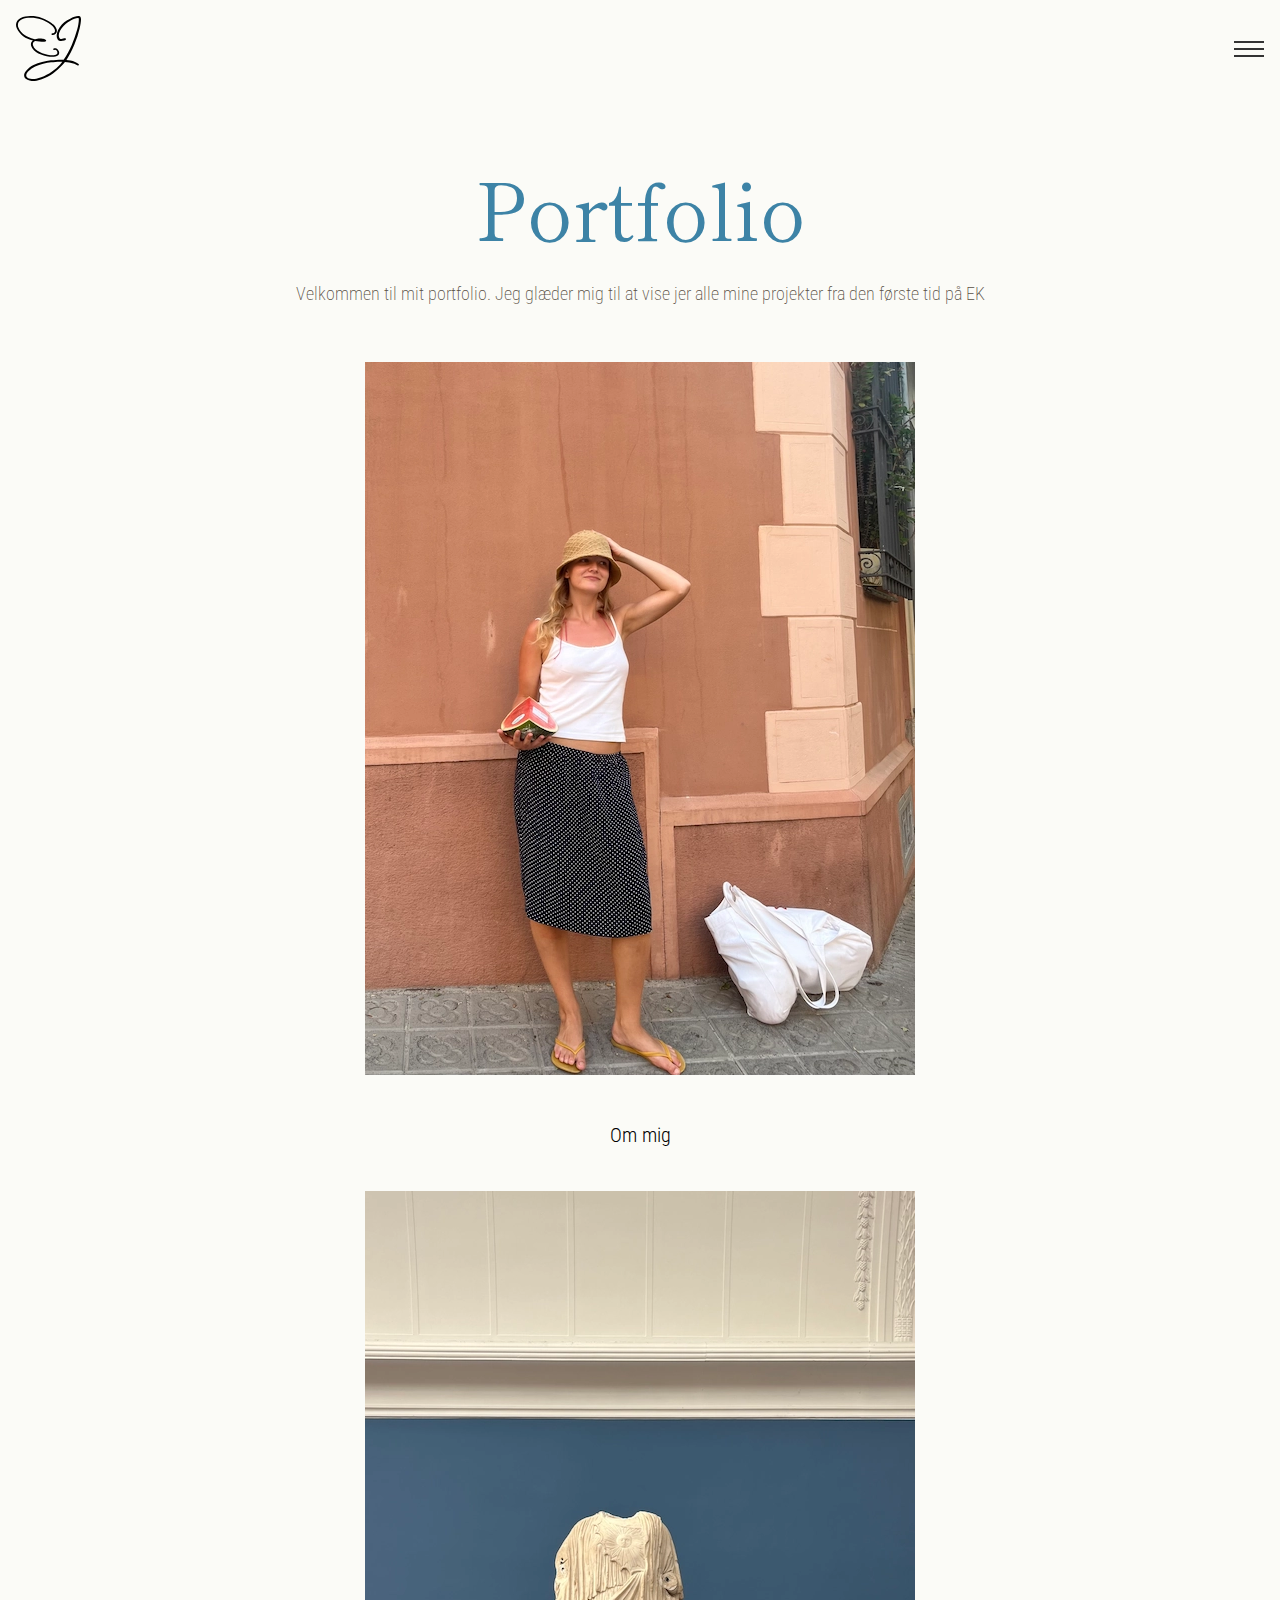
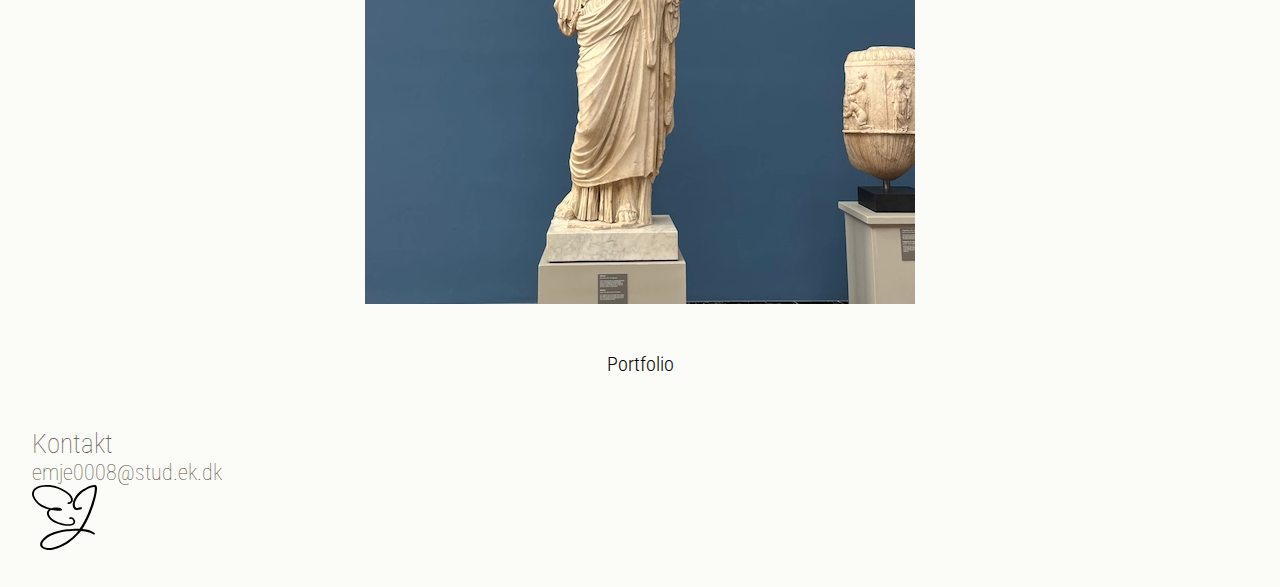
<file: index.html>
<!DOCTYPE html>
<html lang="da">
  <head>
    <meta charset="UTF-8" />
    <meta name="robots" content="noindex" />
    <meta name="viewport" content="width=device-width, initial-scale=1.0" />
    <link rel="stylesheet" href="css/generel.css" />
    <link rel="stylesheet" href="css/layout.css" />
    <link rel="stylesheet" href="css/burger.css" />
    <link rel="stylesheet" href="css/index.css" />
    <link rel="preconnect" href="https://fonts.googleapis.com" />
    <link rel="preconnect" href="https://fonts.gstatic.com" crossorigin />
    <link
      href="https://fonts.googleapis.com/css2?family=Roboto+Condensed:ital,wght@0,100..900;1,100..900&display=swap"
      rel="stylesheet"
    />
    <link rel="preconnect" href="https://fonts.googleapis.com" />
    <link rel="preconnect" href="https://fonts.gstatic.com" crossorigin />
    <link
      href="https://fonts.googleapis.com/css2?family=Shippori+Mincho&display=swap"
      rel="stylesheet"
    />
    <title>Forside</title>
  </head>
  <body>
    <header>
      <div class="logo">
        <a href="index.html">
          <img src="img_portfolio/logo65.svg" alt="Logo" />
        </a>
      </div>
      <nav>
        <ul class="menu">
          <li><a href="ommig.html">Om mig</a></li>
          <li><a href="portfolio.html">Portfolio</a></li>
          <li><a href="kontakt.html">Kontakt</a></li>
        </ul>
        <button class="burger">
          <span class="line"></span>
          <span class="line"></span>
          <span class="line"></span>
        </button>
      </nav>
    </header>
    <main>
      <section>
        <div class="overskrift">
          <h1>Portfolio</h1>
        </div>
        <div class="velkommen">
          <p>
            Velkommen til mit portfolio. Jeg glæder mig til at vise jer alle
            mine projekter fra den første tid på EK
          </p>
        </div>
      </section>
      <section class="grid_1_1">
        <div class="forside-decor">
          <a href="ommig.html"
            ><img src="img_portfolio/forside_1.webp" alt="ommig"
          /></a>
          <a href="ommig.html">Om mig</a>
        </div>
        <div class="forside-decor">
          <a href="portfolio.html"
            ><img src="img_portfolio/forside_2.webp" alt="portfolio"
          /></a>
          <a href="portfolio.html">Portfolio</a>
        </div>
      </section>
    </main>

    <footer>
      <section class="grid_111">
        <div>
          <h2>Kontakt</h2>
          <h3>emje0008@stud.ek.dk</h3>
        </div>
        <div>
          <a href="/">
            <img src="img_portfolio/logo65.svg" alt="Logo" />
          </a>
        </div>
      </section>
    </footer>
    <script src="js/menu.js"></script>
  </body>
</html>
</file>
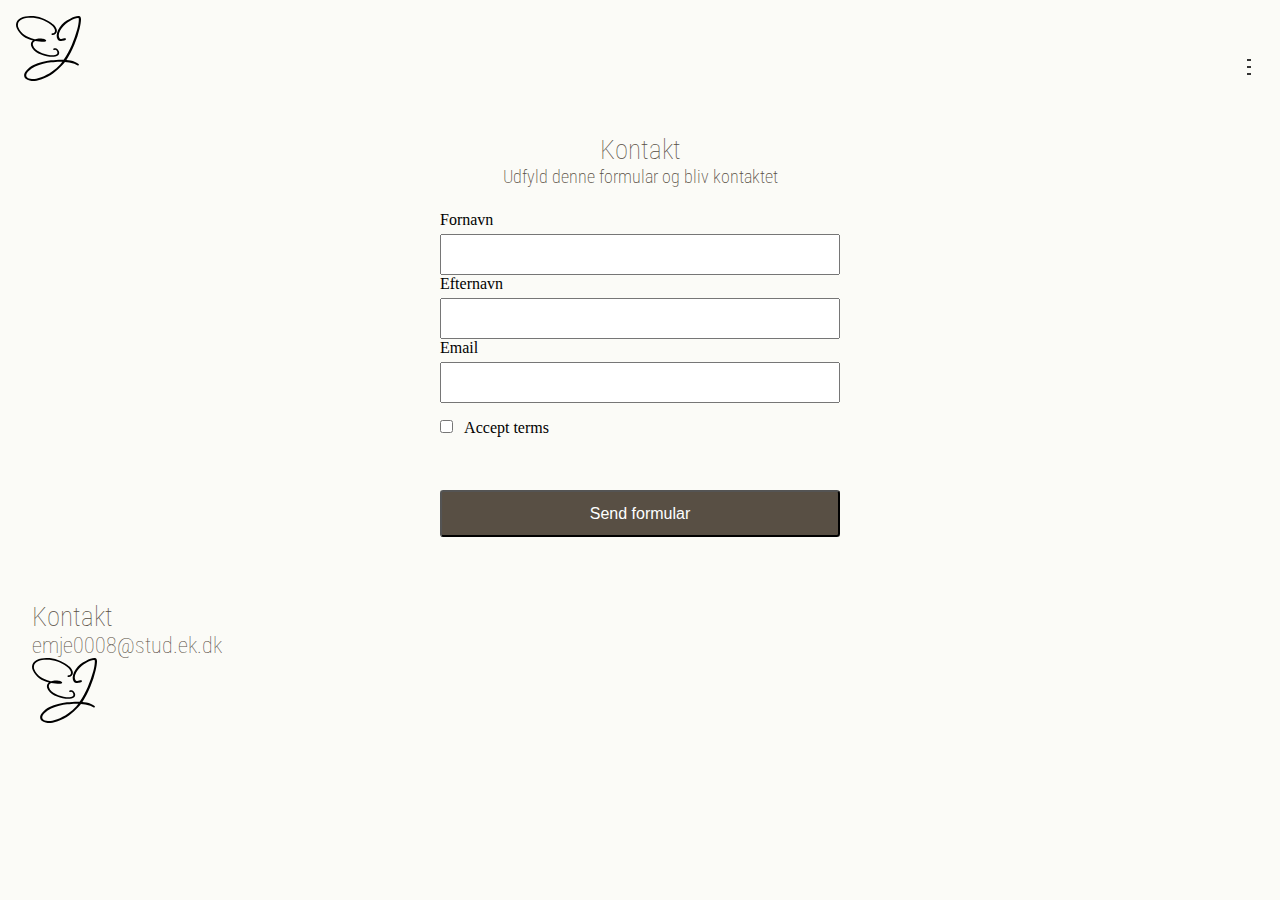
<file: kontakt.html>
<!DOCTYPE html>
<html lang="da">
  <head>
    <meta charset="UTF-8" />
    <meta name="robots" content="noindex" />
    <meta name="viewport" content="width=device-width, initial-scale=1.0" />
    <link rel="stylesheet" href="css/generel.css" />
    <link rel="stylesheet" href="css/layout.css" />
    <link rel="stylesheet" href="css/burger.css" />
    <link rel="stylesheet" href="css/forms.css" />
    <link rel="preconnect" href="https://fonts.googleapis.com" />
    <link rel="preconnect" href="https://fonts.gstatic.com" crossorigin />
    <link
      href="https://fonts.googleapis.com/css2?family=Roboto+Condensed:ital,wght@0,100..900;1,100..900&display=swap"
      rel="stylesheet"
    />
    <title>Kontakt</title>
  </head>
  <body>
    <header>
      <div class="logo">
        <a href="index.html">
          <img src="img_portfolio/logo65.svg" alt="Logo" />
        </a>
      </div>
      <nav>
        <ul class="menu">
          <li><a href="ommig.html">Om mig</a></li>
          <li><a href="portfolio.html">Portfolio</a></li>
          <li><a href="kontakt.html">Kontakt</a></li>
        </ul>
        <button class="burger">
          <span class="line"></span>
          <span class="line"></span>
          <span class="line"></span>
        </button>
      </nav>
    </header>

    <main>
      <section id="form-section">
        <article id="form-info">
          <h2>Kontakt</h2>
          <p>Udfyld denne formular og bliv kontaktet</p>
        </article>
        <form>
          <section id="form-section-1">
            <div class="form-group">
              <label for="fornavn">Fornavn</label>
              <input required type="text" id="fornavn" name="fornavn" />
              <p class="error-message">Please enter a value</p>
            </div>

            <div class="form-group">
              <label for="efternavn">Efternavn</label>
              <input required type="text" id="efternavn" name="efternavn" />
              <p class="error-message">Please enter a value</p>
            </div>

            <div class="form-group">
              <label for="email">Email</label>
              <input required type="email" id="email" name="email" />
              <p class="error-message">Please enter a value</p>
            </div>
          </section>

          <p class="error-message">Please enter a value</p>
          <div class="form-group">
            <label for="terms">
              <input
                required
                type="checkbox"
                id="terms"
                name="accept_terms"
                value="yes"
              />
              Accept terms
            </label>
          </div>

          <h2></h2>

          <button>Send formular</button>
        </form>
      </section>
    </main>
    <footer>
      <section class="grid_111">
        <div>
          <h2>Kontakt</h2>
          <h3>emje0008@stud.ek.dk</h3>
        </div>
        <div>
          <a href="/">
            <img src="img_portfolio/logo65.svg" alt="Logo" />
          </a>
        </div>
      </section>
    </footer>
    <script src="js/menu.js"></script>
    <script src="js/forms.js"></script>
  </body>
</html>
</file>
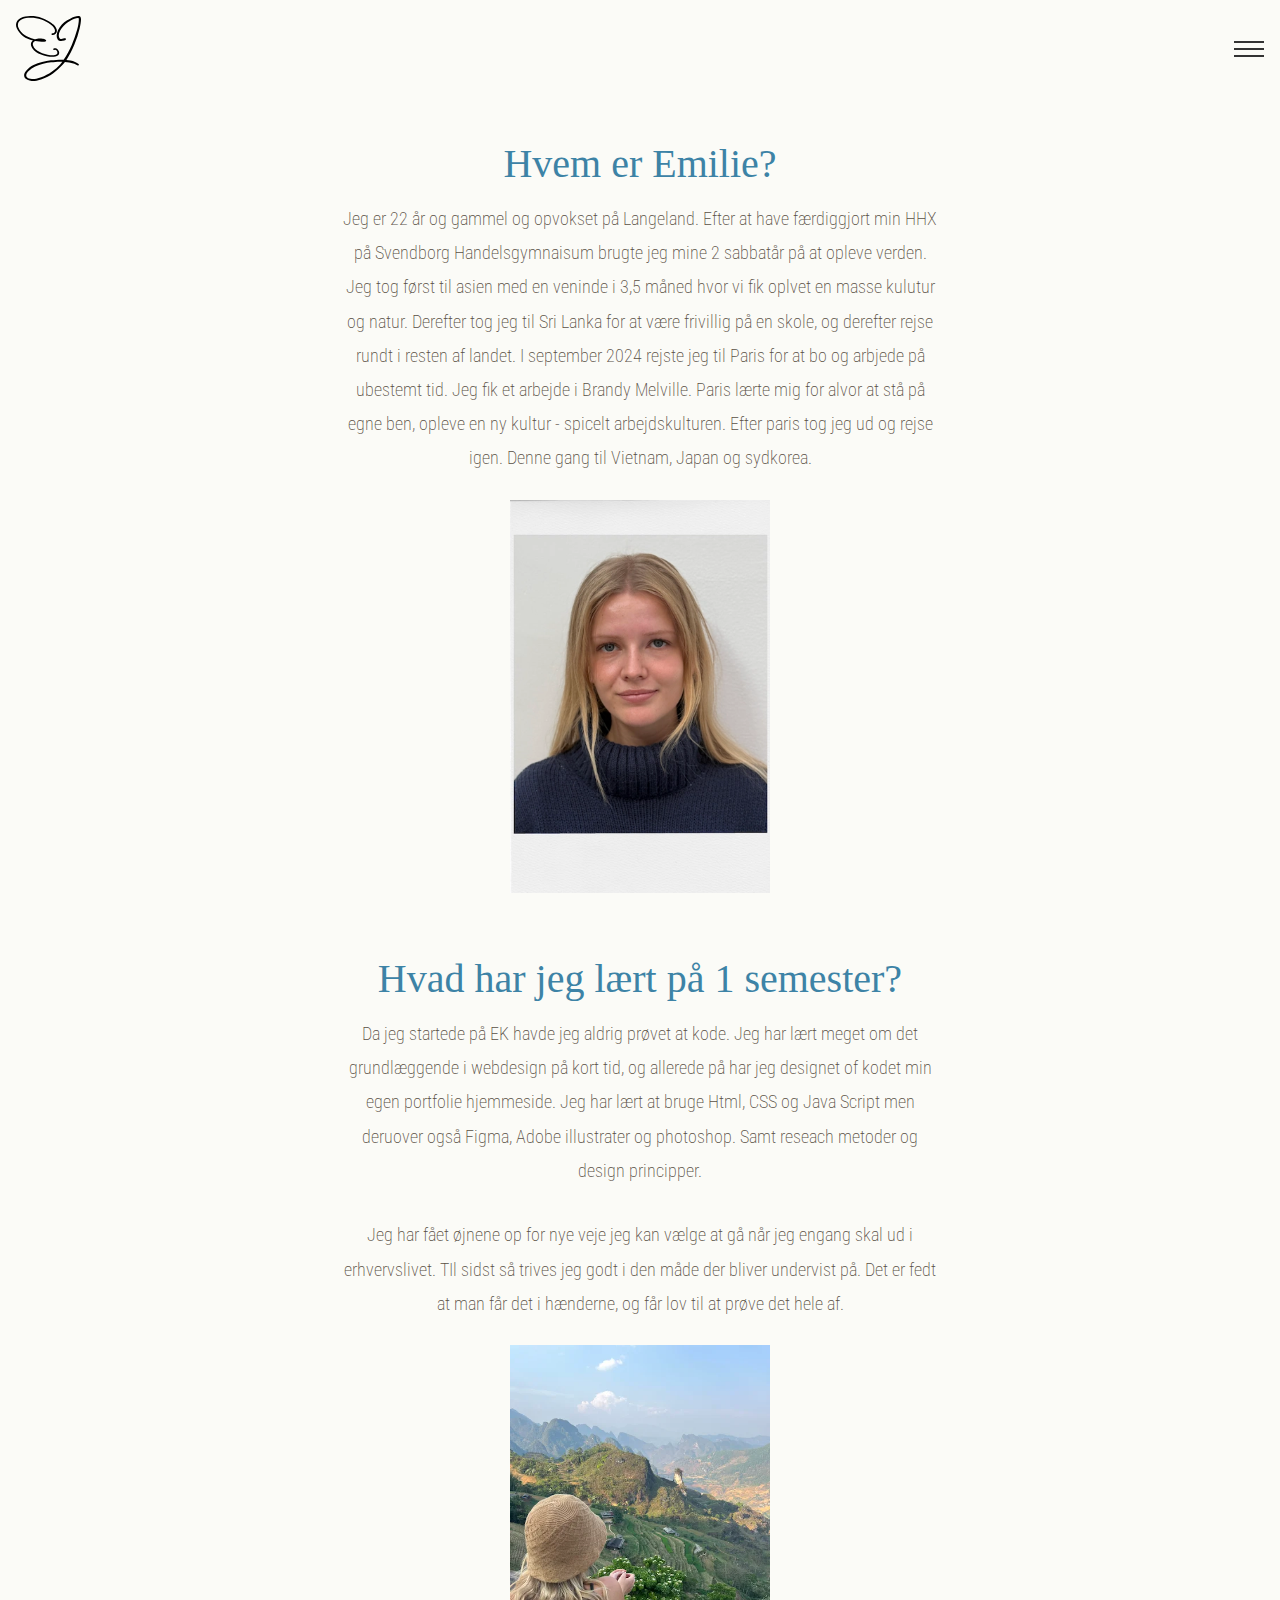
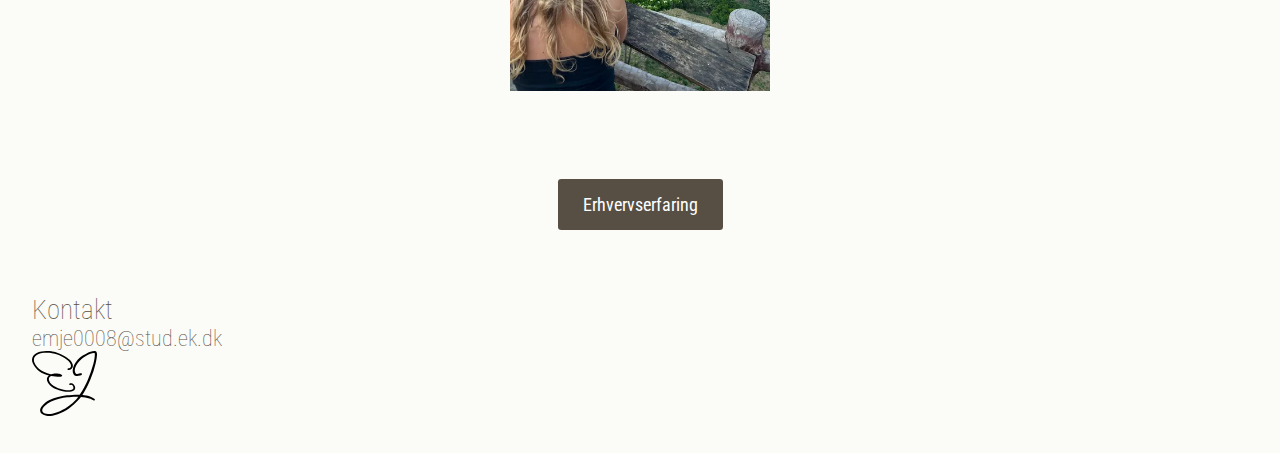
<file: ommig.html>
<!DOCTYPE html>
<html lang="da">
  <head>
    <meta charset="UTF-8" />
    <meta name="robots" content="noindex" />
    <meta name="viewport" content="width=device-width, initial-scale=1.0" />
    <link rel="stylesheet" href="css/generel.css" />
    <link rel="stylesheet" href="css/layout.css" />
    <link rel="stylesheet" href="css/burger.css" />
    <link rel="stylesheet" href="css/ommig.css" />
    <link rel="preconnect" href="https://fonts.googleapis.com" />
    <link rel="preconnect" href="https://fonts.gstatic.com" crossorigin />
    <link
      href="https://fonts.googleapis.com/css2?family=Roboto+Condensed:ital,wght@0,100..900;1,100..900&display=swap"
      rel="stylesheet"
    />
    <link rel="apple-touch-icon" sizes="180x180" href="apple-touch-icon.png" />
    <link rel="icon" type="image/png" sizes="32x32" href="favicon-32x32.png" />
    <link rel="icon" type="image/png" sizes="16x16" href="favicon-16x16.png" />
    <link rel="manifest" href="site.webmanifest" />

    <title>Om mig</title>
  </head>
  <body>
    <header>
      <div class="logo">
        <a href="index.html">
          <img src="img_portfolio/logo65.svg" alt="Logo" />
        </a>
      </div>
      <nav>
        <ul class="menu">
          <li><a href="ommig.html">Om mig</a></li>
          <li><a href="portfolio.html">Portfolio</a></li>
          <li><a href="kontakt.html">Kontakt</a></li>
        </ul>
        <button class="burger">
          <span class="line"></span>
          <span class="line"></span>
          <span class="line"></span>
        </button>
      </nav>
    </header>
    <main>
      <section class="om_mig1">
        <div>
          <h1>Hvem er Emilie?</h1>
          <p>
            Jeg er 22 år og gammel og opvokset på Langeland. Efter at have
            færdiggjort min HHX på Svendborg Handelsgymnaisum brugte jeg mine 2
            sabbatår på at opleve verden. Jeg tog først til asien med en veninde
            i 3,5 måned hvor vi fik oplvet en masse kulutur og natur. Derefter
            tog jeg til Sri Lanka for at være frivillig på en skole, og derefter
            rejse rundt i resten af landet. I september 2024 rejste jeg til
            Paris for at bo og arbjede på ubestemt tid. Jeg fik et arbejde i
            Brandy Melville. Paris lærte mig for alvor at stå på egne ben,
            opleve en ny kultur - spicelt arbejdskulturen. Efter paris tog jeg
            ud og rejse igen. Denne gang til Vietnam, Japan og sydkorea.
          </p>
        </div>
        <img src="img_portfolio/ommig.webp" alt="billede_af_mig" />
      </section>

      <section class="om_mig2">
        <div>
          <h1>Hvad har jeg lært på 1 semester?</h1>
          <p>
            Da jeg startede på EK havde jeg aldrig prøvet at kode. Jeg har lært
            meget om det grundlæggende i webdesign på kort tid, og allerede på
            har jeg designet of kodet min egen portfolie hjemmeside. Jeg har
            lært at bruge Html, CSS og Java Script men deruover også Figma,
            Adobe illustrater og photoshop. Samt reseach metoder og design
            principper.
          </p>
          <br />
          <p>
            Jeg har fået øjnene op for nye veje jeg kan vælge at gå når jeg
            engang skal ud i erhvervslivet. TIl sidst så trives jeg godt i den
            måde der bliver undervist på. Det er fedt at man får det i hænderne,
            og får lov til at prøve det hele af.
          </p>
        </div>
        <img src="img_portfolio/ommig2.webp" alt="billede_af_mig2" />
      </section>

      <section class="popup">
        <button class="knap2" popovertarget="popup1">Erhvervserfaring</button>
        <div popover id="popup1">
          <img src="img_portfolio/cv2.webp" alt="cv" />
        </div>
      </section>
    </main>
    <footer>
      <section class="grid_111">
        <div>
          <h2>Kontakt</h2>
          <h3>emje0008@stud.ek.dk</h3>
        </div>
        <div>
          <a href="/">
            <img class="svg" src="img_portfolio/logo65.svg" alt="Logo" />
          </a>
        </div>
      </section>
    </footer>
    <script src="js/menu.js"></script>
  </body>
</html>
</file>
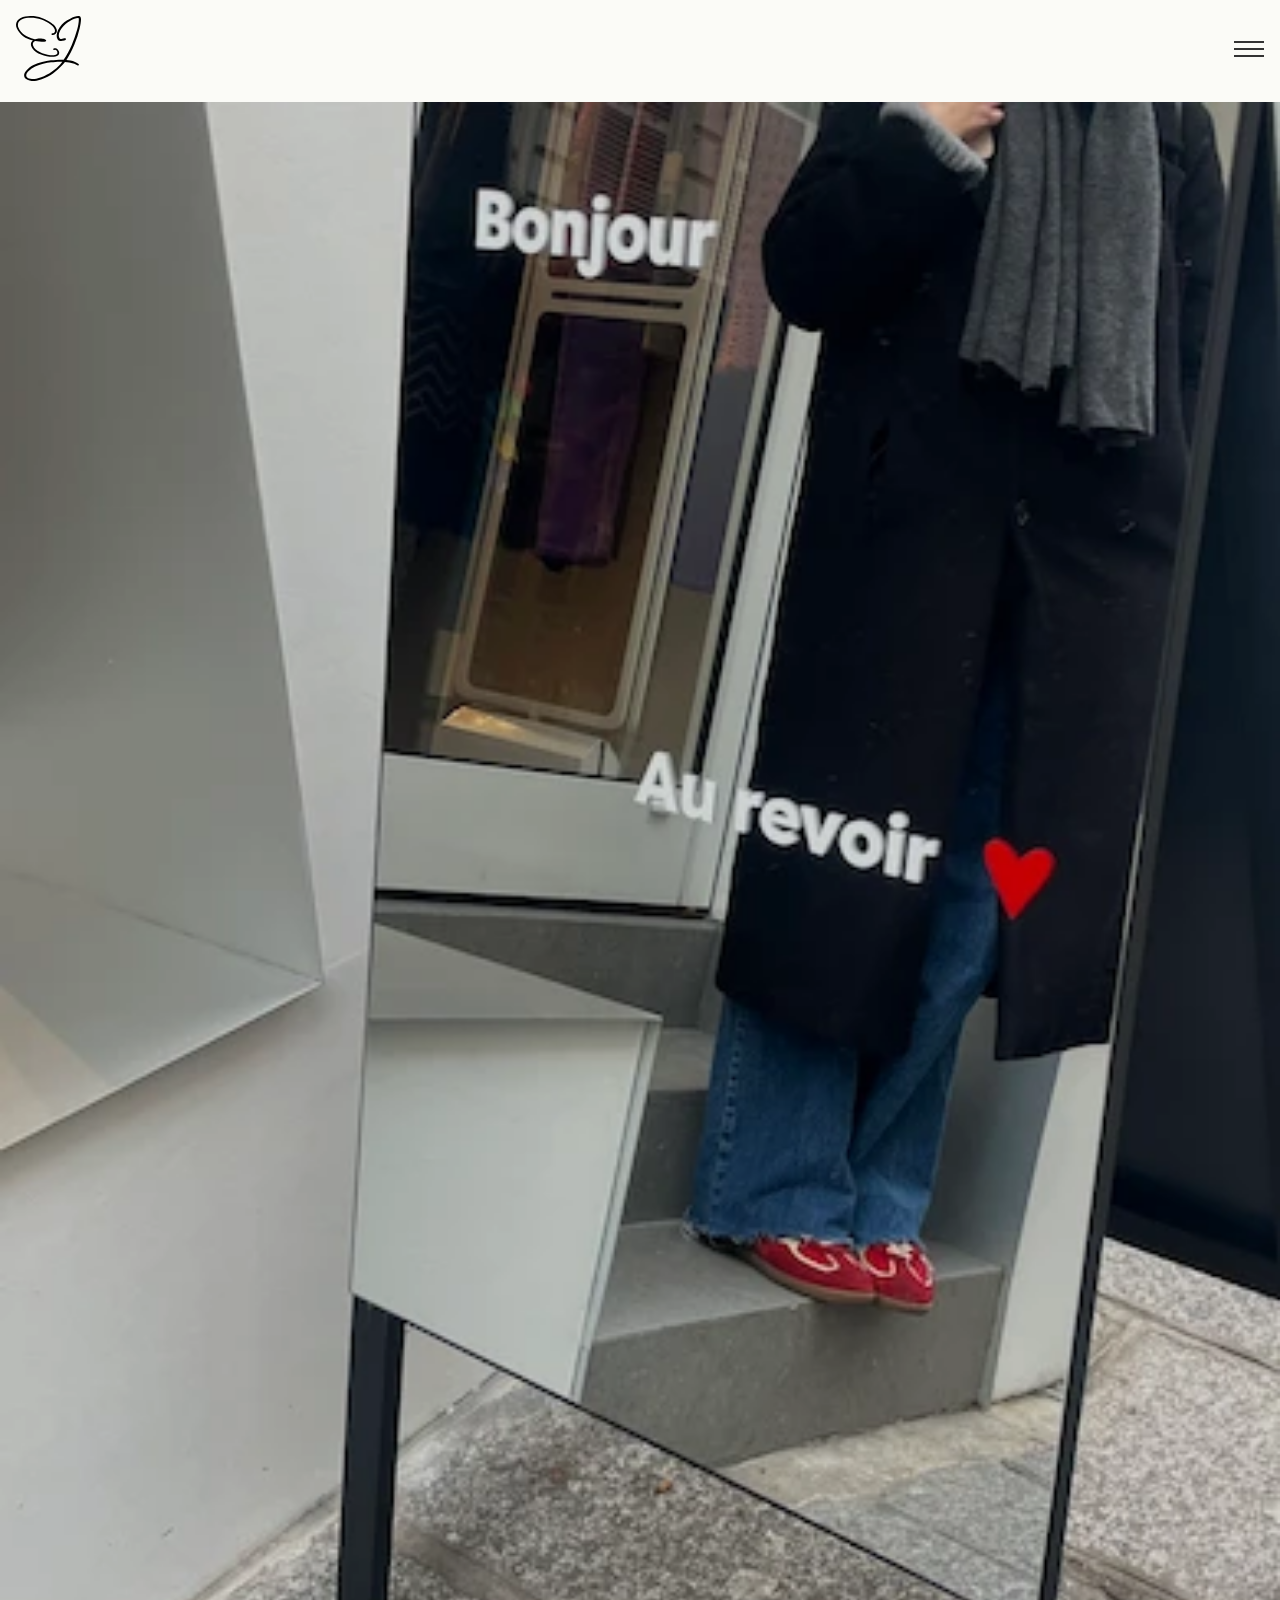
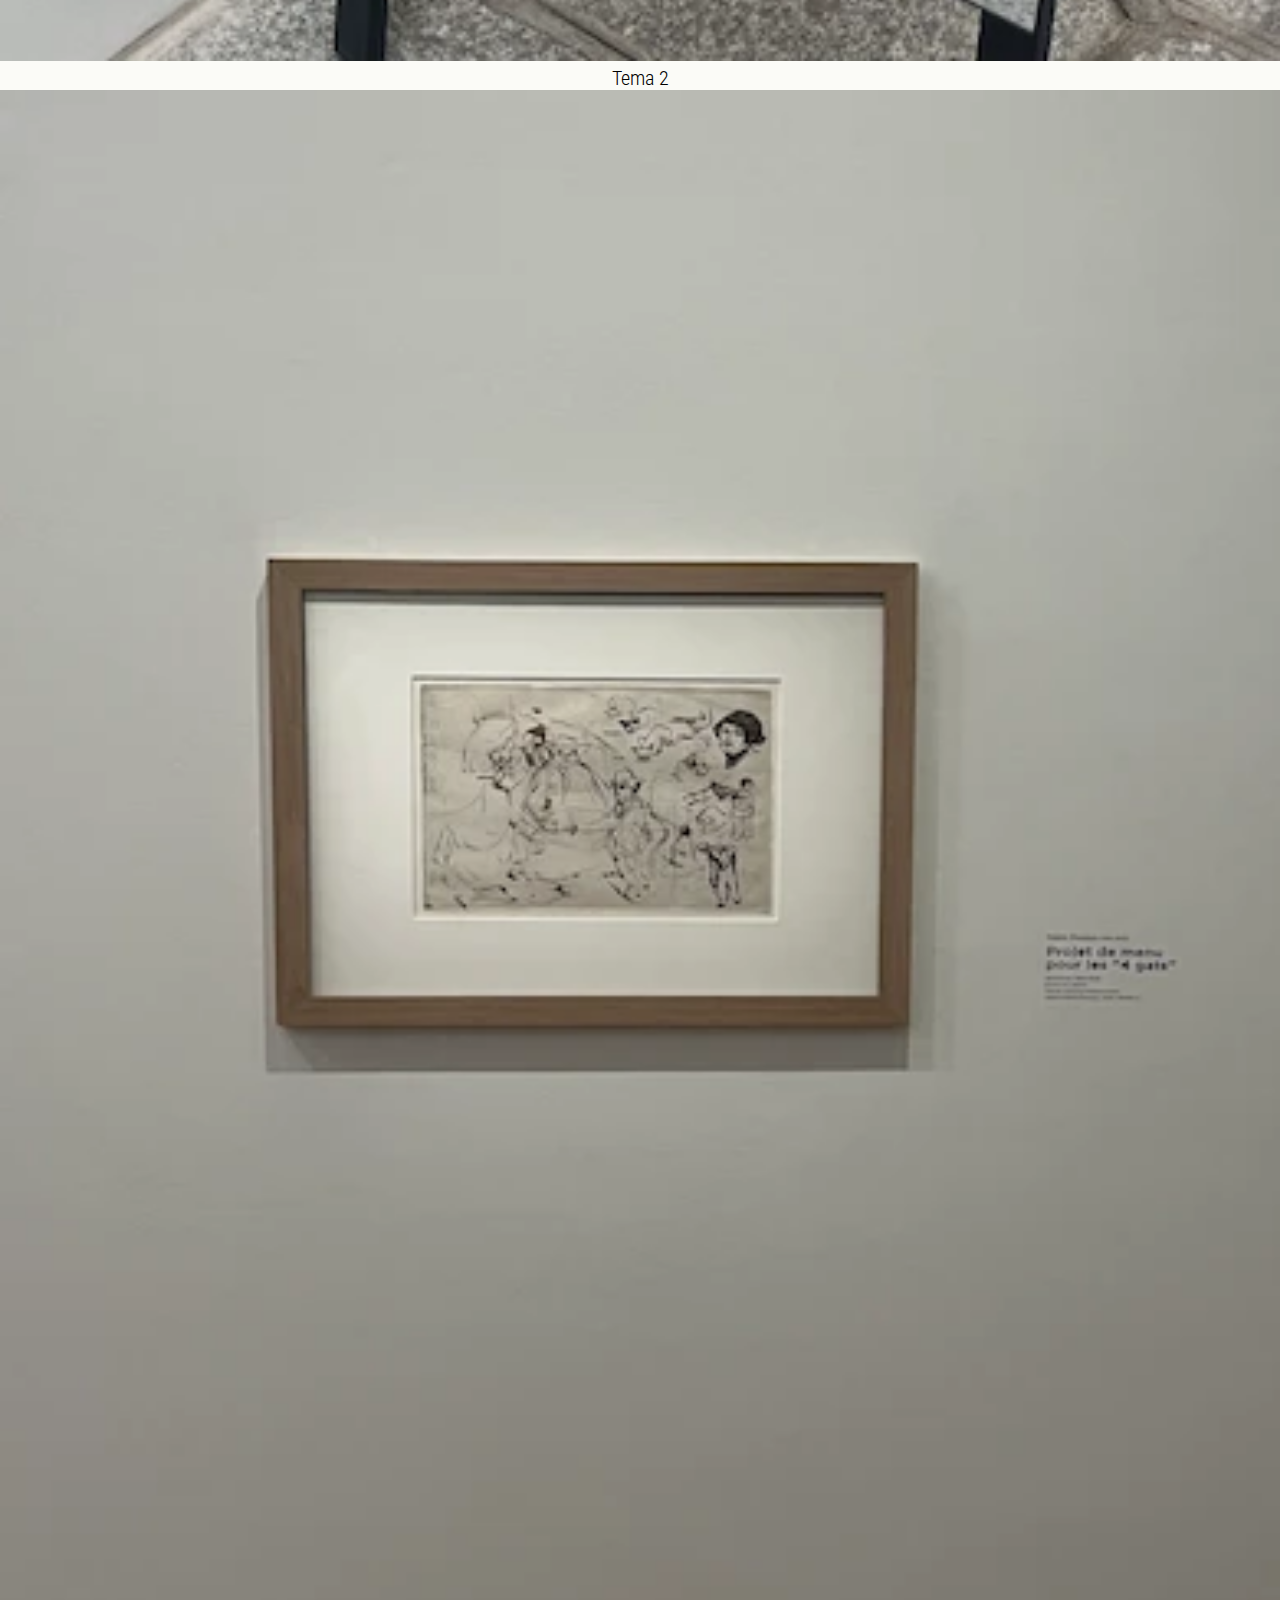
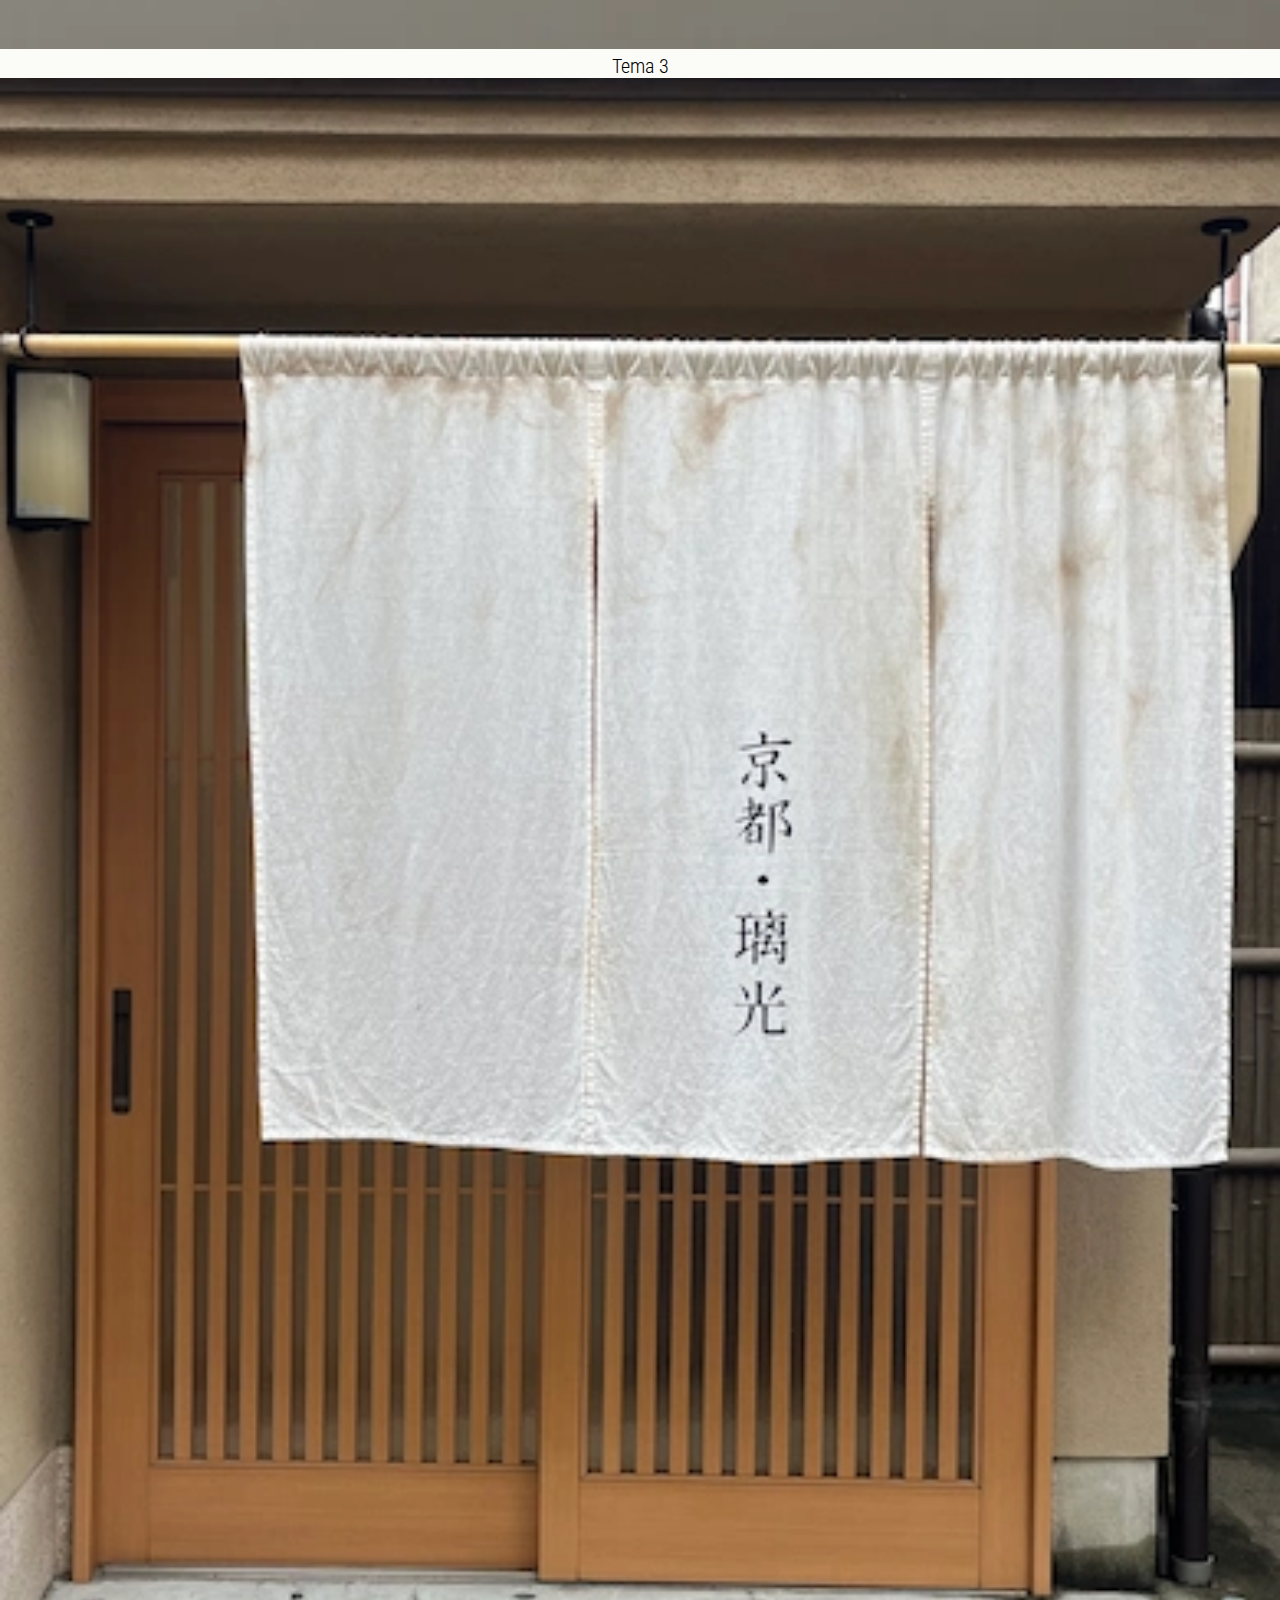
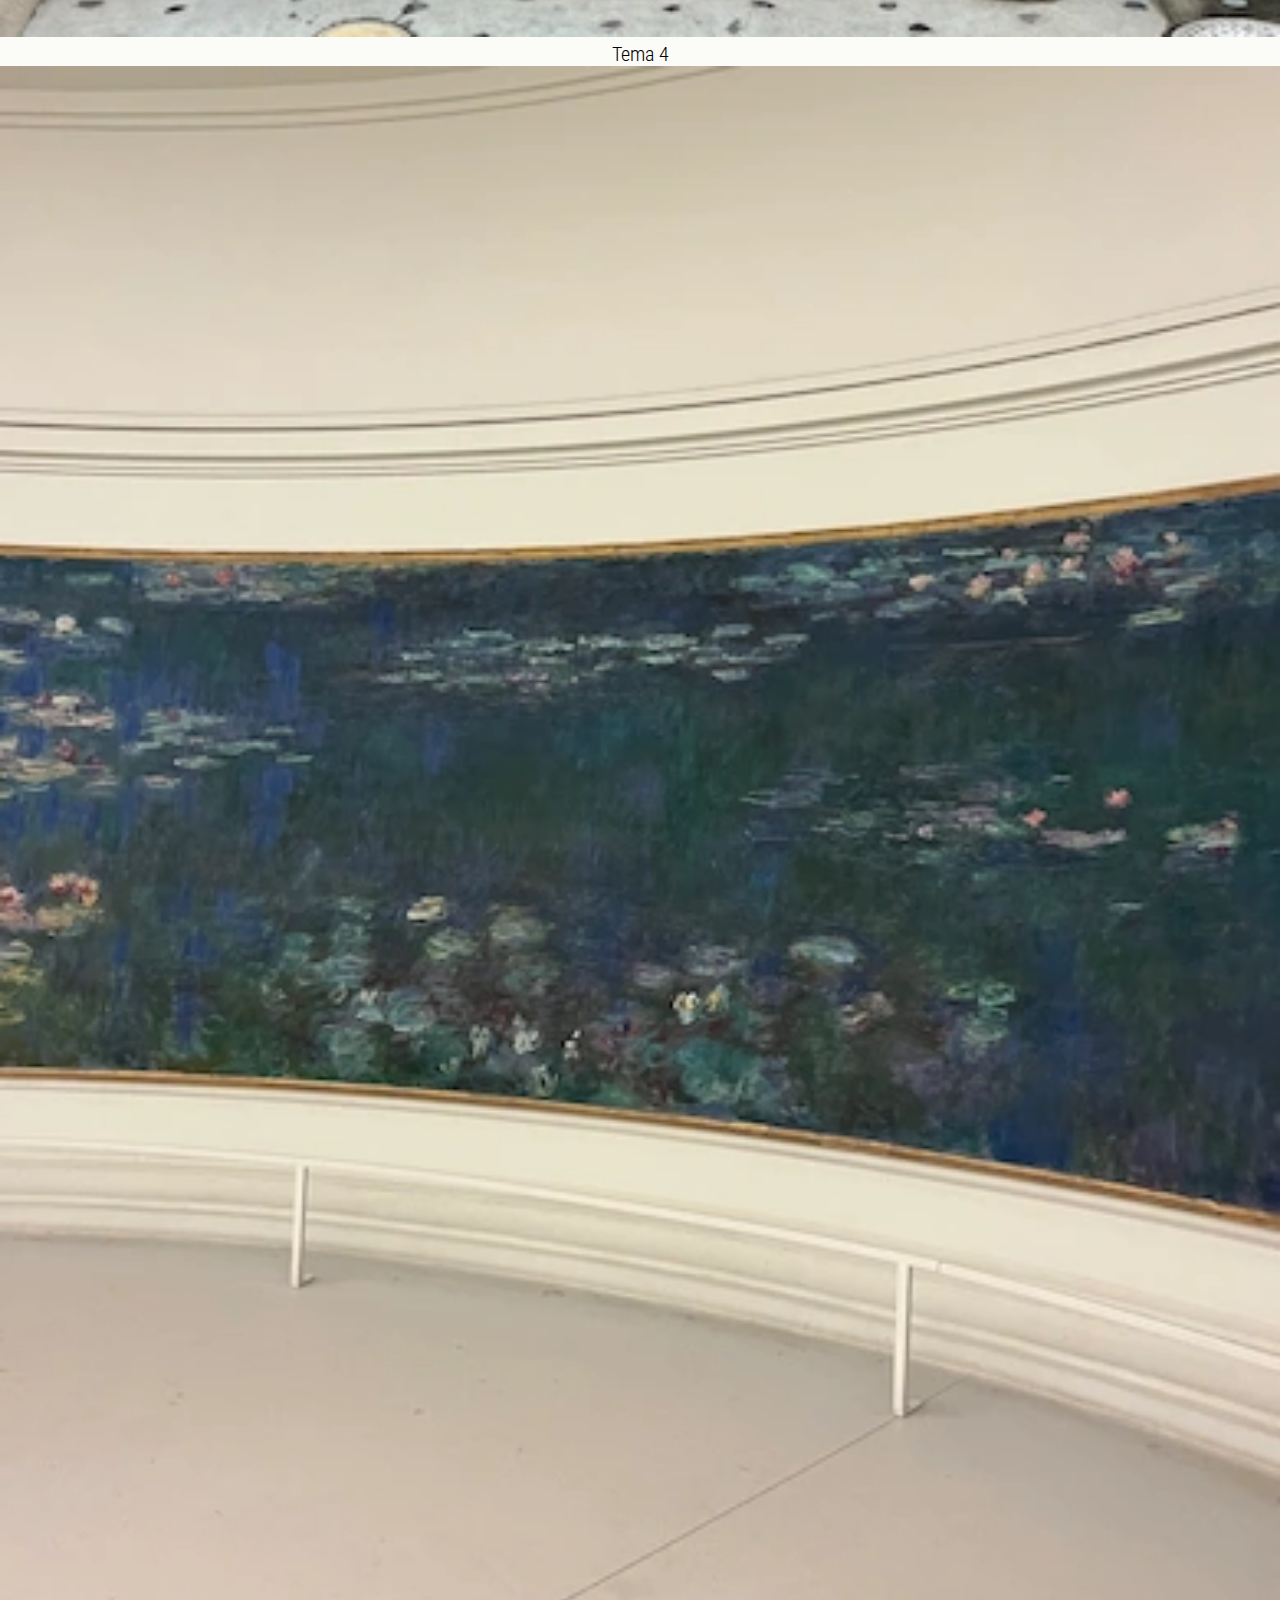
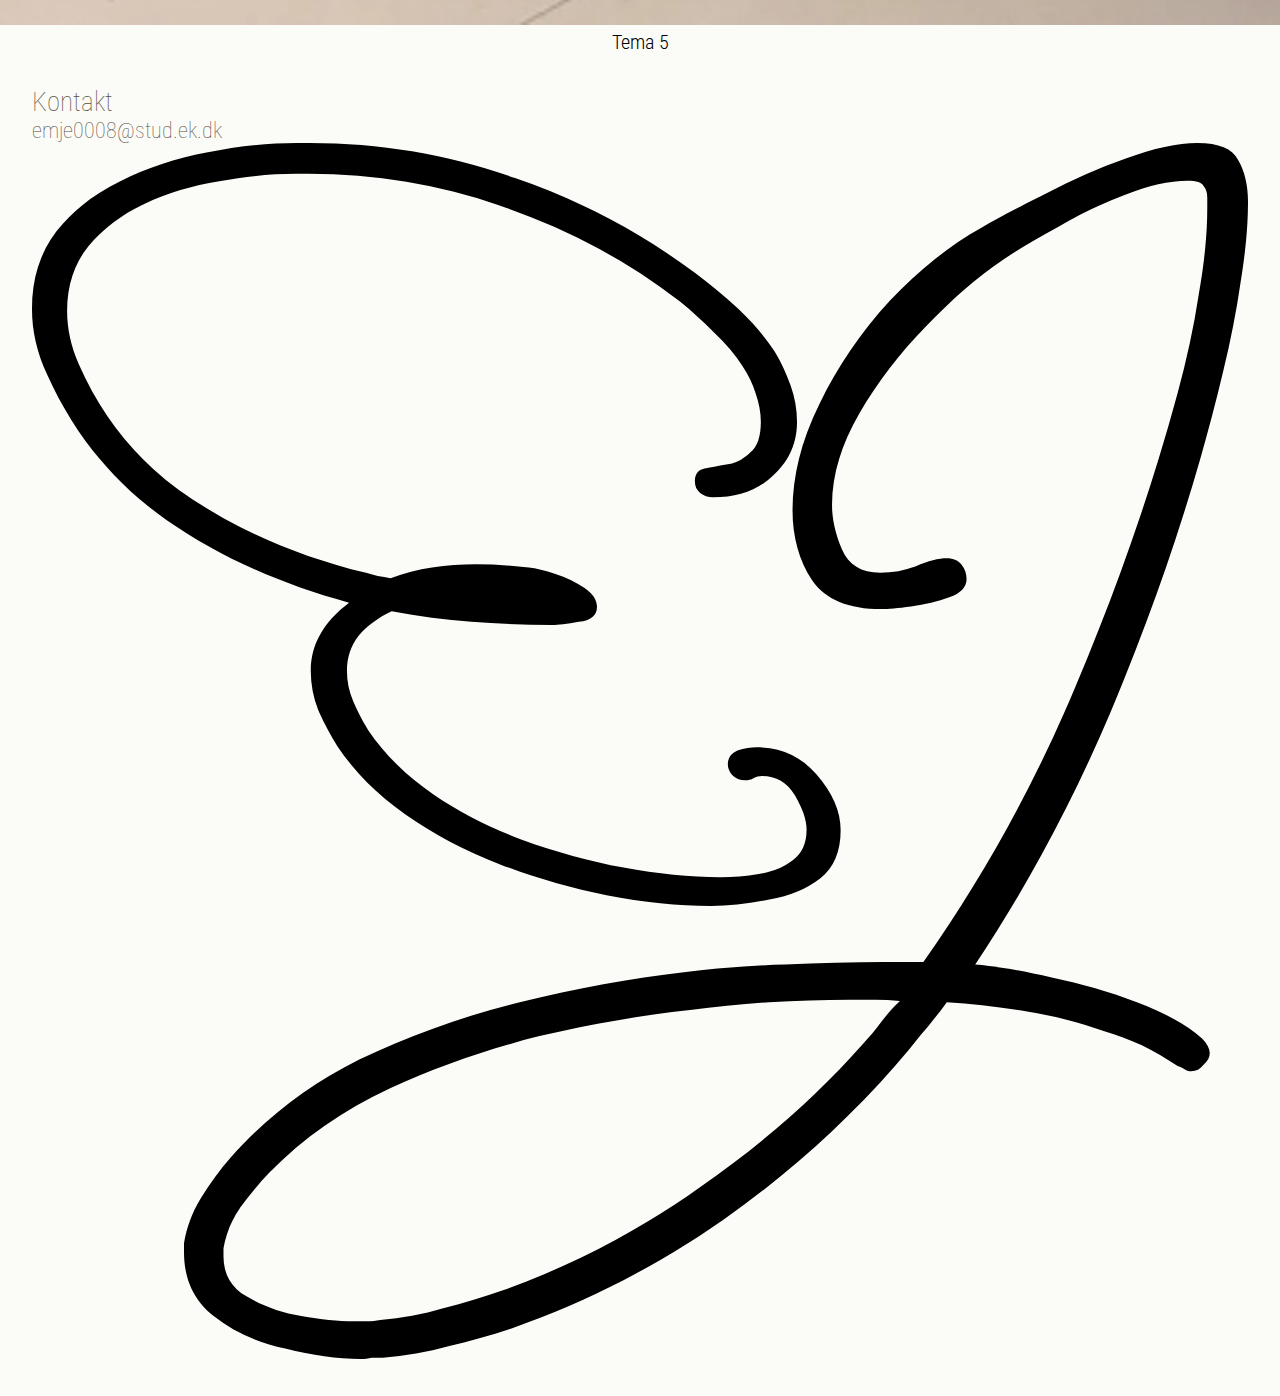
<file: portfolio.html>
<!DOCTYPE html>
<html lang="da">
  <head>
    <meta charset="UTF-8" />
    <meta name="robots" content="noindex" />
    <meta name="viewport" content="width=device-width, initial-scale=1.0" />
    <link rel="stylesheet" href="css/generel.css" />
    <link rel="stylesheet" href="css/layout.css" />
    <link rel="stylesheet" href="css/burger.css" />
    <link rel="stylesheet" href="css/portfolio.css" />
    <link rel="preconnect" href="https://fonts.googleapis.com" />
    <link rel="preconnect" href="https://fonts.gstatic.com" crossorigin />
    <link
      href="https://fonts.googleapis.com/css2?family=Roboto+Condensed:ital,wght@0,100..900;1,100..900&display=swap"
      rel="stylesheet"
    />
    <title>Tema oversigt</title>
  </head>
  <body>
    <header>
      <div class="logo">
        <a href="index.html">
          <img src="img_portfolio/logo65.svg" alt="Logo" />
        </a>
      </div>
      <nav>
        <ul class="menu">
          <li><a href="ommig.html">Om mig</a></li>
          <li><a href="portfolio.html">Portfolio</a></li>
          <li><a href="kontakt.html">Kontakt</a></li>
        </ul>
        <button class="burger">
          <span class="line"></span>
          <span class="line"></span>
          <span class="line"></span>
        </button>
      </nav>
    </header>

    <main>
      <section class="grid_1_1_1_1">
        <div class="tema-decor">
          <a href="tema2.html"
            ><img src="img_portfolio/forside_t2.webp" alt="tema2"
          /></a>
          <a href="tema2.html">Tema 2</a>
        </div>
        <div class="tema-decor">
          <a href="tema3.html"
            ><img src="img_portfolio/forside_t3.webp" alt="tema3"
          /></a>
          <a href="tema3.html">Tema 3</a>
        </div>
        <div class="tema-decor">
          <a href="tema4.html"
            ><img src="img_portfolio/forside_t4.webp" alt="tema4"
          /></a>
          <a href="tema4.html">Tema 4</a>
        </div>
        <div class="tema-decor">
          <a href="tema5.html"
            ><img src="img_portfolio/forside_t5.webp" alt="tema5"
          /></a>
          <a href="tema5.html">Tema 5</a>
        </div>
      </section>
    </main>

    <footer>
      <section class="grid_111">
        <div>
          <h2>Kontakt</h2>
          <h3>emje0008@stud.ek.dk</h3>
        </div>
        <div>
          <a href="/">
            <img src="img_portfolio/logo65.svg" alt="Logo" />
          </a>
        </div>
      </section>
    </footer>
    <script src="js/menu.js"></script>
  </body>
</html>
</file>
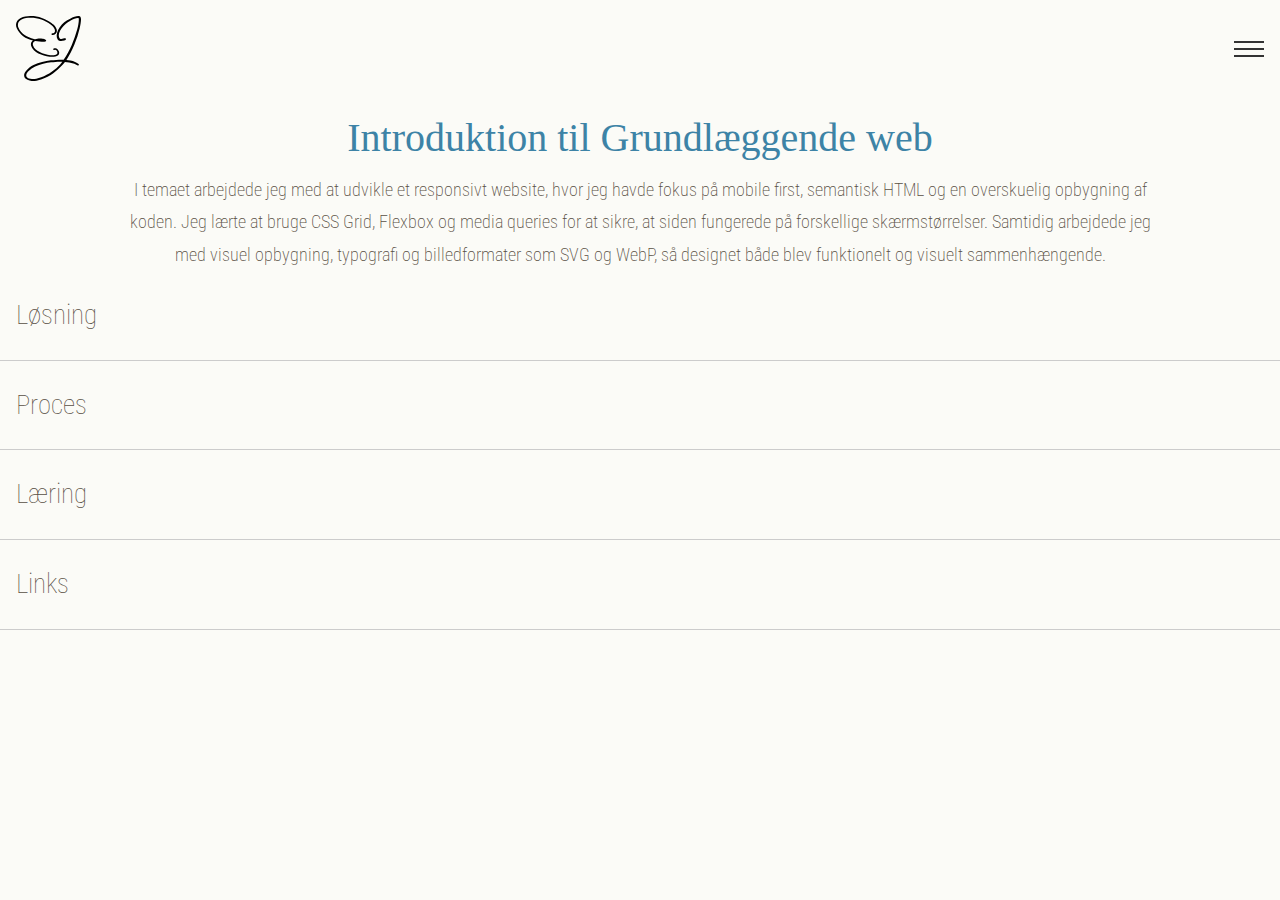
<file: tema2.html>
<!DOCTYPE html>
<html lang="da">
  <head>
    <meta charset="UTF-8" />
    <meta name="robots" content="noindex" />
    <meta name="viewport" content="width=device-width, initial-scale=1.0" />
    <link rel="stylesheet" href="css/generel.css" />
    <link rel="stylesheet" href="css/layout.css" />
    <link rel="stylesheet" href="css/burger.css" />
    <link rel="stylesheet" href="css/portfolio.css" />
    <link rel="preconnect" href="https://fonts.googleapis.com" />
    <link rel="stylesheet" href="css/tema.css" />
    <link rel="preconnect" href="https://fonts.gstatic.com" crossorigin />
    <link
      href="https://fonts.googleapis.com/css2?family=Roboto+Condensed:ital,wght@0,100..900;1,100..900&display=swap"
      rel="stylesheet"
    />
    <title>Tema2</title>
  </head>
  <body>
    <header>
      <div class="logo">
        <a href="/">
          <img src="img_portfolio/logo65.svg" alt="Logo" />
        </a>
      </div>
      <nav>
        <ul class="menu">
          <li><a href="ommig.html">Om mig</a></li>
          <li><a href="portfolio.html">Portfolio</a></li>
          <li><a href="kontakt.html">Kontakt</a></li>
        </ul>
        <button class="burger">
          <span class="line"></span>
          <span class="line"></span>
          <span class="line"></span>
        </button>
      </nav>
    </header>
    <main>
      <section class="grid_1">
        <div class="intro">
          <h1>Introduktion til Grundlæggende web</h1>
          <p>
            I temaet arbejdede jeg med at udvikle et responsivt website, hvor
            jeg havde fokus på mobile first, semantisk HTML og en overskuelig
            opbygning af koden. Jeg lærte at bruge CSS Grid, Flexbox og media
            queries for at sikre, at siden fungerede på forskellige
            skærmstørrelser. Samtidig arbejdede jeg med visuel opbygning,
            typografi og billedformater som SVG og WebP, så designet både blev
            funktionelt og visuelt sammenhængende.
          </p>
        </div>
      </section>
      <section class="grid_1-1">
        <details>
          <summary><h2>Løsning</h2></summary>
          <div class="content">
            <p>
              Jeg lært om layoutprincipper og brugen af CSS Grid til at
              strukturere indhold på en overskuelig og fleksibel måde. Jeg har
              fået forståelse for, hvordan grid-kolonner kan bruges til at
              opbygge billedgallerier, der fungerer responsivt på tværs af
              skærmstørrelser.
            </p>
            <img src="img_portfolio/tema2.webp" alt="img1" />
          </div>
        </details>

        <details>
          <summary><h2>Proces</h2></summary>
          <div class="content">
            <p>
              I denne opgave har jeg anvendt CSS Grid til at opbygge et
              billedgalleri med en 1-1-1-1-struktur, hvor hvert billede placeres
              i sin egen kolonne. Jeg har koblet HTML og CSS sammen via klasser
              og sikret, at billederne tilpasser sig layoutet ved hjælp af
              object-fit: cover og faste grid-kolonner. På den måde bevarer
              billederne deres visuelle kvalitet, samtidig med at layoutet
              fremstår ryddeligt og konsekvent.
            </p>
            <img src="img_portfolio/kode_tema2.webp" alt="img2" />
          </div>
        </details>
        <details>
          <summary><h2>Læring</h2></summary>
          <div class="content">
            <p>
              Gennem arbejdet med galleriet har jeg lært at træffe bevidste valg
              omkring layout og billedhåndtering. Jeg har fået erfaring med at
              vælge CSS Grid frem for andre layoutmetoder, fordi det giver bedre
              kontrol over struktur og skalerbarhed. Denne viden kan jeg nu
              bruge i fremtidige projekter, hvor der stilles krav til både
              visuel sammenhæng, responsivitet og en professionel præsentation
              af indhold.
            </p>
            <img src="img_portfolio/kode_index_tema2.webp" alt="img3" />
          </div>
        </details>
        <details>
          <summary><h2>Links</h2></summary>
          <div class="knapper">
            <a
              href="https://emilielysbjerg.github.io/fotografisite/"
              class="knap"
              >Github</a
            >
            <a href="/" class="knap">Figma</a>
            <a
              href="https://github.com/emilielysbjerg/fotografisite.git"
              class="knap"
              >Repository</a
            >
          </div>
        </details>
      </section>
    </main>
    <footer></footer>
    <script src="js/menu.js"></script>
  </body>
</html>
</file>
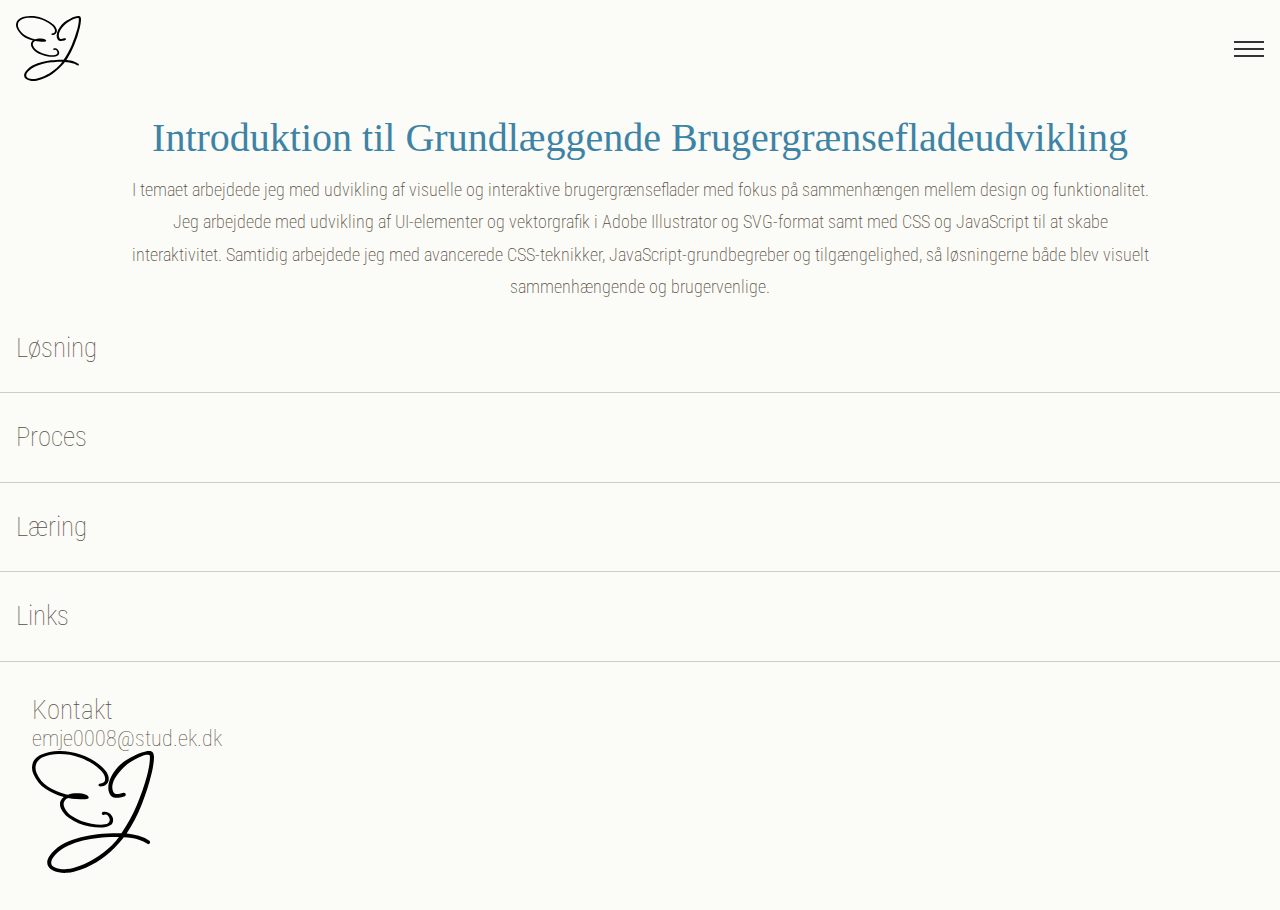
<file: tema4.html>
<!DOCTYPE html>
<html lang="da">
  <head>
    <meta charset="UTF-8" />
    <meta name="robots" content="noindex" />
    <meta name="viewport" content="width=device-width, initial-scale=1.0" />
    <link rel="stylesheet" href="css/generel.css" />
    <link rel="stylesheet" href="css/layout.css" />
    <link rel="stylesheet" href="css/burger.css" />
    <link rel="stylesheet" href="css/portfolio.css" />
    <link rel="stylesheet" href="css/tema.css" />
    <link rel="preconnect" href="https://fonts.googleapis.com" />
    <link rel="preconnect" href="https://fonts.gstatic.com" crossorigin />
    <link
      href="https://fonts.googleapis.com/css2?family=Roboto+Condensed:ital,wght@0,100..900;1,100..900&display=swap"
      rel="stylesheet"
    />
    <link rel="apple-touch-icon" sizes="180x180" href="/apple-touch-icon.png" />
    <link rel="icon" type="image/png" sizes="32x32" href="/favicon-32x32.png" />
    <link rel="icon" type="image/png" sizes="16x16" href="/favicon-16x16.png" />
    <link rel="manifest" href="/site.webmanifest" />
    <title>Tema4</title>
  </head>
  <body>
    <header>
      <div class="logo">
        <a href="index.html">
          <img src="img_portfolio/logo65.svg" alt="Logo" />
        </a>
      </div>
      <nav>
        <ul class="menu">
          <li><a href="ommig.html">Om mig</a></li>
          <li><a href="portfolio.html">Portfolio</a></li>
          <li><a href="kontakt.html">Kontakt</a></li>
        </ul>
        <button class="burger">
          <span class="line"></span>
          <span class="line"></span>
          <span class="line"></span>
        </button>
      </nav>
    </header>
    <main>
      <section class="grid_1">
        <div class="intro">
          <h1>Introduktion til Grundlæggende Brugergrænsefladeudvikling</h1>
          <p>
            I temaet arbejdede jeg med udvikling af visuelle og interaktive
            brugergrænseflader med fokus på sammenhængen mellem design og
            funktionalitet. Jeg arbejdede med udvikling af UI-elementer og
            vektorgrafik i Adobe Illustrator og SVG-format samt med CSS og
            JavaScript til at skabe interaktivitet. Samtidig arbejdede jeg med
            avancerede CSS-teknikker, JavaScript-grundbegreber og
            tilgængelighed, så løsningerne både blev visuelt sammenhængende og
            brugervenlige.
          </p>
        </div>
      </section>
      <section class="grid_1-1">
        <details>
          <summary><h2>Løsning</h2></summary>
          <div class="content">
            <p>
              Vi blev introduceret til Adobe illustartor i dette tema. Ved at
              eksperimentere og lære om Adobe i undervisning fik jeg udviklet
              mine kompentencer inden brugergrænseflader i form af udvikling af
              figur-elementer, siktsering og udvikling af ide osv. Efter
              designprocessen anvendte jeg relevant css og javascript til den
              endlige figur.
            </p>
            <img src="img_portfolio/tema4_adobe.webp" alt="img1" />
          </div>
        </details>

        <details>
          <summary><h2>Proces</h2></summary>
          <div class="content">
            <p>
              Jeg valgte min papairsprototype ud fra ide-genereingsøvsler vi
              lavede i klassen. Procsessen startede med mindmaps som var
              effektivt for ide-genering, men jeg vil særligt fremhæve
              crossmethod. Denne skabte den færdige ide om, at spise i
              stormvejr.
            </p>
            <img src="img_portfolio/tema4_tegning.webp" alt="img2" />
          </div>
        </details>
        <details>
          <summary><h2>Læring</h2></summary>
          <div class="content">
            <p>
              Jeg lærte meget af processen. Jeg er blevet særligt opmærksom på
              hvor vigtigt det er er at lave lag på de valgte hotspots i adobe.
              Det havde jeg ikke gjort til at starte med - som vist på billedet.
              Det gav nogle komplekationer da jeg koble javascript på. Jeg nemt
              kunne have undgået, men det var en meget lærrig del af processen
            </p>
            <img src="img_portfolio/adobe_lag.webp" alt="img3" />
          </div>
        </details>
        <details>
          <summary><h2>Links</h2></summary>
          <div class="knapper">
            <a
              href="https://emilielysbjerg.github.io/emergency-main/"
              class="knap"
              >Github</a
            >
            <a
              href="https://www.figma.com/design/DrxQTQaD5evL4IpgyjgZdV/Tema-4?node-id=0-1&t=TDhYuaZmSukDF3Uu-1"
              class="knap"
              >Figma</a
            >
            <a
              href="https://github.com/emilielysbjerg/emergency-main.git"
              class="knap"
              >Repository</a
            >
          </div>
        </details>
      </section>
    </main>
    <footer>
      <section class="grid_111">
        <div>
          <h2>Kontakt</h2>
          <h3>emje0008@stud.ek.dk</h3>
        </div>
        <div>
          <a href="/">
            <img class="svg" src="img_portfolio/logo65.svg" alt="Logo" />
          </a>
        </div>
      </section>
    </footer>
    <script src="js/menu.js"></script>
  </body>
</html>
</file>
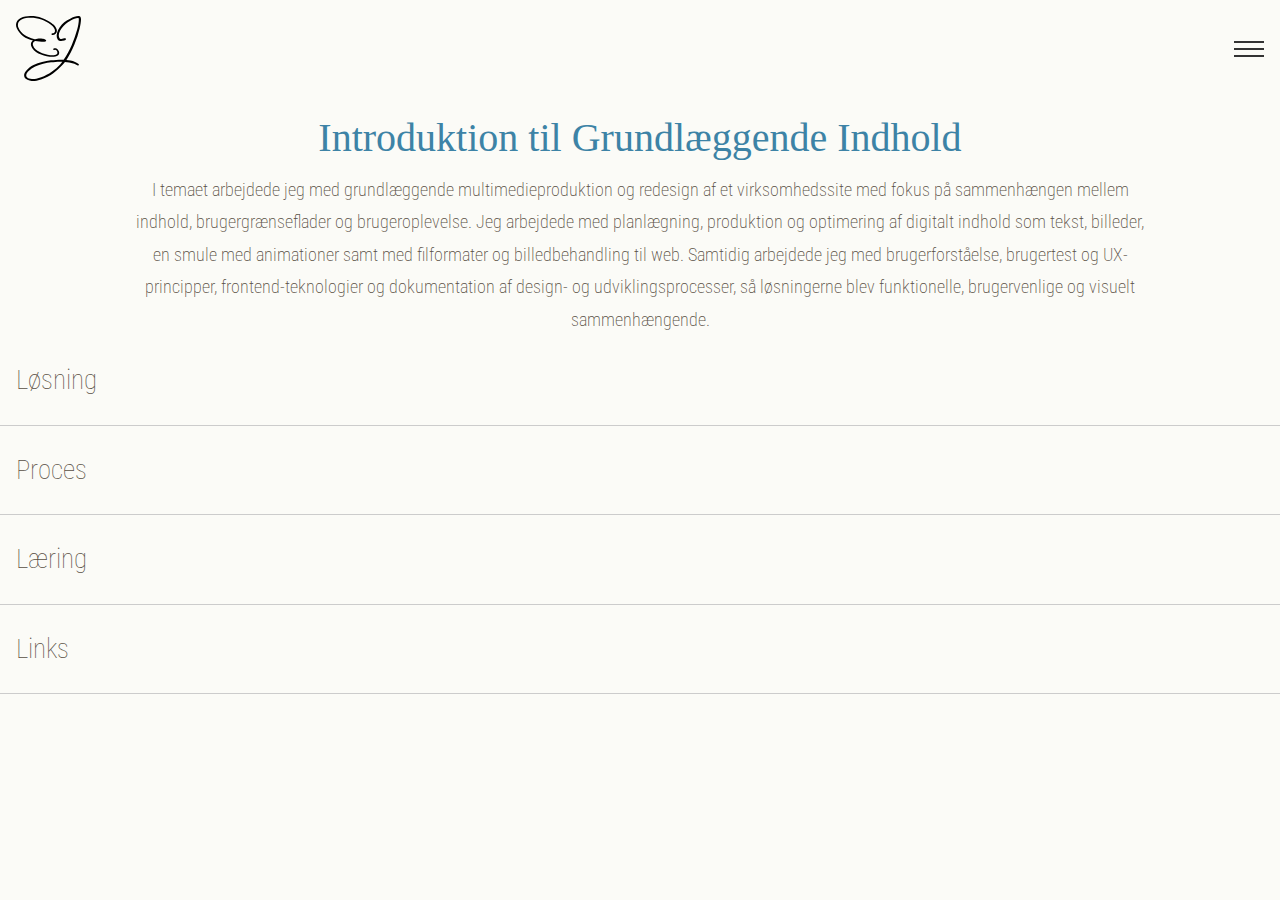
<file: tema5.html>
<!DOCTYPE html>
<html lang="da">
  <head>
    <meta charset="UTF-8" />
    <meta name="robots" content="noindex" />
    <meta name="viewport" content="width=device-width, initial-scale=1.0" />
    <link rel="stylesheet" href="css/generel.css" />
    <link rel="stylesheet" href="css/layout.css" />
    <link rel="stylesheet" href="css/burger.css" />
    <link rel="stylesheet" href="css/portfolio.css" />
    <link rel="stylesheet" href="css/tema.css" />
    <link rel="preconnect" href="https://fonts.googleapis.com" />
    <link rel="preconnect" href="https://fonts.gstatic.com" crossorigin />
    <link
      href="https://fonts.googleapis.com/css2?family=Roboto+Condensed:ital,wght@0,100..900;1,100..900&display=swap"
      rel="stylesheet"
    />
    <title>Tema5</title>
  </head>
  <body>
    <header>
      <div class="logo">
        <a href="/">
          <img src="img_portfolio/logo65.svg" alt="Logo" />
        </a>
      </div>
      <nav>
        <ul class="menu">
          <li><a href="ommig.html">Om mig</a></li>
          <li><a href="portfolio.html">Portfolio</a></li>
          <li><a href="kontakt.html">Kontakt</a></li>
        </ul>
        <button class="burger">
          <span class="line"></span>
          <span class="line"></span>
          <span class="line"></span>
        </button>
      </nav>
    </header>
    <main>
      <section class="grid_1">
        <div class="intro">
          <h1>Introduktion til Grundlæggende Indhold</h1>
          <p>
            I temaet arbejdede jeg med grundlæggende multimedieproduktion og
            redesign af et virksomhedssite med fokus på sammenhængen mellem
            indhold, brugergrænseflader og brugeroplevelse. Jeg arbejdede med
            planlægning, produktion og optimering af digitalt indhold som tekst,
            billeder, en smule med animationer samt med filformater og
            billedbehandling til web. Samtidig arbejdede jeg med
            brugerforståelse, brugertest og UX-principper, frontend-teknologier
            og dokumentation af design- og udviklingsprocesser, så løsningerne
            blev funktionelle, brugervenlige og visuelt sammenhængende.
          </p>
        </div>
      </section>
      <section class="grid_1-1">
        <details>
          <summary><h2>Løsning</h2></summary>
          <div class="content">
            <p>
              I temaet Grundlæggende indhold har jeg arbejdet med planlægning,
              produktion og præsentation af digitalt indhold med fokus på,
              hvordan indhold understøtter både brugeroplevelse og
              brugergrænseflader. Som afslutning på temaet har jeg arbejdet med
              redesign af et virksomhedssite, hvor indhold, visuel stil og
              teknisk implementering er samlet i en sammenhængende digital
              løsning. Løsningen bygger på en tydelig indholdsstruktur, en
              gennemarbejdet visuel stil og optimeret brug af billeder. Et af
              virksomhedens udfordringer var at der ikke var nok fokus på
              bambus. Efter forskellige designprøver fandt vi frem til den viste
              forside. 5 sekunders testen fandt vi særligt værdifuld da det gav
              et klart indblik i, at brugeren vidste hvad formålet med
              hjemmesiden var.
            </p>
            <img src="img_portfolio/tema5_1.webp" alt="img1" />
          </div>
        </details>

        <details>
          <summary><h2>Proces</h2></summary>
          <div class="content">
            <p>
              Jeg arbejdede med målgruppe- og brugerforståelse for at sikre, at
              indholdet var relevant og understøttede formålet med løsningen.
              Jeg har produceret visuelt indhold ved hjælp af smartphonekamera
              med fokus på komposition, beskæring og farvebehandling. Derudover
              har jeg arbejdet med billedredigering i Adobe Photoshop,
              videoredigering i Adobe Premiere Pro. I forbindelse med redesign
              har jeg arbejdet med organisering af indhold, udvikling af
              fotostil, farvepalette og designguide samt udarbejdelse af
              sitemap, wireframes og layoutdiagram. Som vist på billedet førte
              alt dette til en færdig klikbar prototype i figma.
              Implementeringen er sket med brug af HTML, CSS og JavaScript samt
              GitHub til versionsstyring. Løsningen er løbende blevet testet og
              optimeret ved hjælp af blandt andet Lighthouse og Likertest.
            </p>
            <img src="img_portfolio/tema5_2.webp" alt="img2" />
          </div>
        </details>
        <details>
          <summary><h2>Læring</h2></summary>
          <div class="content">
            <p>
              Gennem temaet Grundlæggende indhold har jeg fået en bedre
              forståelse for, hvordan digitalt indhold planlægges, produceres og
              anvendes strategisk i webbaserede løsninger. Jeg har opnået
              praktisk erfaring i forholf til producering ad fotos og videoer.
              Temaet har styrket min forståelse for samspillet mellem indhold,
              design og teknologi samt betydningen af målgruppeforståelse og
              brugeroplevelse i indholdsproduktion. Et kort eksempel på dette er
              vist ved en Likert test vi lavede. Vi valgte blandt andet denne
              test for at t få en bedre indsigt i brugerens meninger og
              holdninger. Det har øget min forståelse for vigtigheden i at teste
              så man kan øge brugervenligheden og brugeroplevelsen.
            </p>
            <img src="img_portfolio/tema5_3.webp" alt="img3" />
          </div>
        </details>
        <details>
          <summary><h2>Links</h2></summary>
          <div class="knapper">
            <a
              href="https://emilielysbjerg.github.io/emergency-main/"
              class="knap"
              >Github</a
            >
            <a
              href="https://www.figma.com/design/DrxQTQaD5evL4IpgyjgZdV/Tema-4?node-id=0-1&t=TDhYuaZmSukDF3Uu-1"
              class="knap"
              >Figma</a
            >
            <a
              href="https://github.com/emilielysbjerg/emnesite.git"
              class="knap"
              >Repository</a
            >
          </div>
        </details>
      </section>
    </main>
    <footer></footer>
    <script src="js/menu.js"></script>
  </body>
</html>
</file>
<file: css/burger.css>
/* Her starter menu */

header {
  position: sticky;
  top: 0;
  display: flex;
  justify-content: space-between;
  align-items: center;
  padding: 1rem;
}

nav {
  display: flex;
  align-items: center;
}

.menu {
  display: flex;
  list-style: none;
  margin: 0;
  padding: 50px;
}

.menu li {
  margin-right: 20px;
}

.menu li:last-child {
  margin-right: 0;
}

.menu a {
  display: block;
  padding: 10px;
  color: #333333;
  text-decoration: none;
  font-family: "Roboto Condensed", sans-serif;
  transition: color 0.3s;
  text-align: center;
}

.menu a:hover {
  color: #bbb08d;
}

.burger {
  width: 30px;
  height: 20px;
  cursor: pointer;
}

.burger .line {
  display: block;
  width: 100%;
  height: 2px;
  background-color: #333333;
  margin-bottom: 5px;
  transition: 0.2s linear;
}
.burger {
  display: none;
}

@media screen and (max-width: 1300px) {
  .menu {
    display: none;
  }
  .burger {
    display: block;
    background-color: transparent;
    border: 0;
  }
  .burger.active .line:nth-child(1) {
    transform: rotate(45deg) translate(5px, 5px);
    transition: 0.2s linear;
  }

  .burger.active .line:nth-child(2) {
    opacity: 0;
    transition: 0.15s linear;
  }

  .burger.active .line:nth-child(3) {
    transform: rotate(-45deg) translate(5px, -5px);
    transition: 0.2s linear;
  }

  nav.active .menu {
    display: block;
    background-color: #ffffff;
    position: absolute;
    top: 94px;
    left: 0;
    width: 100%;
    z-index: 1;
  }

  nav.active .menu li {
    margin: 10px 20px;
  }

  nav.active .menu a {
    font-size: 24px;
  }
}
/* Her sluttter menu */
</file>
<file: css/generel.css>
/*************** Reset *********************/
* {
  margin: 0;
  padding: 0;
  box-sizing: border-box;
}

h1 {
  font-family: "Shippori Mincho", serif;
  font-size: 40px;
  font-weight: 100;
  color: #3d83a6;
}

h2 {
  font-family: "Roboto Condensed", sans-serif;
  font-size: 27px;
  font-weight: 100;
  color: #584f44;
}

h3 {
  font-family: "Roboto Condensed", sans-serif;
  font-size: 22px;
  font-weight: 100;
  color: #584f44;
}

p {
  font-family: "Roboto Condensed", sans-serif;
  font-size: 18px;
  color: #584f44;
  font-weight: 200;
}

a {
  font-family: "Roboto Condensed", sans-serif;
  font-size: 20px;
  color: #584f44;
  font-weight: 300;
  padding-bottom: 20px;
  padding-top: 20px;
}
</file>
<file: css/layout.css>
/*************** Reset *********************/
* {
  margin: 0;
  padding: 0;
  box-sizing: border-box;
}

body {
  background-color: #fbfbf7;
}
.grid_111 {
  display: block;
  margin: 2rem;
}

.svg {
  max-width: 10%;
}

@media (min-width: 1300px) {
  .grid_111 {
    display: grid;
    grid-template-columns: 1fr 1fr;
  }
}
</file>
<file: css/index.css>
/*************** Reset *********************/

* {
  margin: 0;
  padding: 0;
  box-sizing: border-box;
}

.grid_1_1 {
  display: grid;
  grid-template-columns: 1fr;
  gap: 0.25rem;
  margin: 2rem;
}

.overskrift {
  display: flex;
  justify-content: center;
  margin-top: 4rem;
}

.overskrift h1 {
  font-size: 5rem;
  font-weight: 200;
  line-height: 1;
  transform: translateX(0);
  text-decoration-color: #3d83a6;
  font-family: "Shippori Mincho", serif;
}

.velkommen {
  text-align: center;
  margin: 2rem 1.5rem;
  line-height: 1.8;
}
.forside-decor a {
  text-decoration: none;
  color: inherit;
  text-align: center;
}

.forside-decor {
  display: flex;
  flex-direction: column;
  align-items: center;
  gap: 0.5rem;
}

.grid_1_1 img {
  width: 100%;
  height: auto;
  display: block;
}

.forside-decor a:hover,
.forside-decor a:focus {
  transform: translateY(-5px);
}

/*************** Desktop layout *********************/
@media screen and (min-width: 1300px) {
  .grid_1_1 {
    grid-template-columns: 1fr 1fr;
    margin-top: 3rem;
  }

  .overskrift h1 {
    font-size: 9rem;
    transform: translateX(-90px);
  }

  .velkommen {
    max-width: 380px;
    margin: 2rem auto;
  }
}
</file>
<file: css/forms.css>
/*************** Reset *********************/
* {
  box-sizing: border-box;
  margin: 0;
  padding: 0;
}

#form-section {
  display: flex;
  flex-direction: column;
  align-items: center;
  padding: 2rem 1rem;
}

#form-info {
  text-align: center;
  margin-bottom: 1.5rem;
}

form {
  width: 100%;
  max-width: 400px;
  display: flex;
  flex-direction: column;
  gap: 1rem;
}

.form-group {
  display: flex;
  flex-direction: column;
}

label {
  margin-bottom: 0.3rem;
  font-weight: 500;
}

input[type="text"],
input[type="email"] {
  padding: 0.6rem;
  font-size: 1rem;
}

input[type="checkbox"] {
  margin-right: 0.5rem;
}

.error-message {
  font-size: 0.8rem;
  color: rgb(224, 98, 131);
  display: none;
}

button {
  margin-top: 1rem;
  padding: 0.8rem;
  font-size: 1rem;
  cursor: pointer;
  background-color: #584f44;
  color: white;
  border-radius: 0.2rem;
}
</file>
<file: css/ommig.css>
/*************** Reset *********************/

* {
  margin: 0;
  padding: 0;
  box-sizing: border-box;
}

.om_mig1,
.om_mig2 {
  display: grid;
  grid-template-columns: 1fr;
  gap: 1.5rem;
  padding: 1.5rem;
}

.om_mig1 div,
.om_mig2 div {
  order: 1;
  text-align: center;
  max-width: 600px;
  margin: 0 auto;
  line-height: 1.9;
}

.om_mig1 img,
.om_mig2 img {
  order: 2;
  max-width: 260px;
  width: 100%;
  height: auto;
  margin: 0 auto;
  display: block;
}

[popover] {
  max-width: 900px;
  width: 95%;
  max-height: 90vh;
  padding: 2rem;
  margin: auto;
}

[popover] img {
  width: 100%;
  height: auto;
  margin: 0 auto;
}

.popup {
  display: flex;
  justify-content: center;
  margin: 4rem 0;
}

.knap2 {
  background-color: #584f44;
  color: #fff;
  border: none;
  padding: 15px 25px;
  font-size: 18px;
  cursor: pointer;
  border-radius: 0.2rem;
  font-family: "Roboto Condensed", sans-serif;
}

/*************** Desktop starter *********************/
@media (min-width: 1300px) {
  .om_mig1,
  .om_mig2 {
    grid-template-columns: 1fr 1fr;
    max-width: 1200px;
    margin: 0 auto 4rem;
    padding: 4rem;
    align-items: center;
    text-align: left;
  }

  .om_mig1 div {
    grid-column: 1;
    grid-row: 1;
  }

  .om_mig1 img {
    grid-column: 2;
    grid-row: 1;
    max-width: 400px;
  }

  .om_mig2 img {
    grid-column: 1;
    grid-row: 1;
    max-width: 400px;
  }

  .om_mig2 div {
    grid-column: 2;
    grid-row: 1;
  }
}
/*************** Desktop slutter *********************/
</file>
<file: css/portfolio.css>
/*************** Reset *********************/
* {
  margin: 0;
  padding: 0;
  box-sizing: border-box;
}

img {
  width: 100%;
  height: auto;
}

body {
  background-color: #fbfbf7;
}

.grid_1_1_1_1 {
  text-align: center;
}

.tema-decor a {
  text-decoration: none;
  color: inherit;
  padding-bottom: 20px;
  padding-top: 20px;
}

@media screen and (min-width: 1300px) {
  .grid_1_1_1_1 {
    display: grid;
    grid-template-columns: 1fr 1fr 1fr 1fr;
    column-gap: 10px;
  }
  .tekst {
    display: grid;
    grid-template-columns: 1.5fr 1.5fr;
    align-items: start;
  }
}
</file>
<file: css/tema.css>
/* Reset */
* {
  margin: 0;
  padding: 0;
  box-sizing: border-box;
}

.content {
  display: grid;
  grid-template-columns: 1fr;
  gap: 1rem;
  align-items: start;
  text-align: center;
  margin: 2em;
}

.content img {
  max-width: 260px;
  width: 100%;
  margin: 0 auto;
  display: block;
  border-radius: 10px;
}

details {
  border-bottom: 1px solid #ccc;
  padding: 12px 0;
  font-family: sans-serif;
  font-size: 18px;
  line-height: 1.8;
}

.knapper {
  display: grid;
  grid-template-columns: 1fr;
  padding: 15px 75px;
  gap: 2rem;
}

.knap {
  background-color: #584f44;
  color: #fff;
  padding: 1.5rem;
  text-decoration: none;
  border-radius: 0.2rem;
  font-weight: 400;
  text-align: center;
}

.intro {
  display: grid;
  grid-template-columns: 1fr;
  text-align: center;
  padding-left: 10%;
  padding-right: 10%;
  line-height: 1.8;
}

summary {
  display: flex;
  justify-content: space-between;
  align-items: center;
  cursor: pointer;
  padding: 0.5rem 1rem;
}

/* DESKTOP starter*/
@media (min-width: 1300px) {
  .content {
    display: grid;
    grid-template-columns: 1fr 1fr;
    padding: 10px 60px;
    align-items: center;
  }

  .knapper {
    grid-template-columns: 1fr 1fr 1fr;
    padding: 20px;
    gap: 2rem;
  }

  .intro {
    padding-left: 30%;
    padding-right: 30%;
    gap: 2rem;
  }

  .content img {
    max-width: 500px;
    width: 100%;
    margin: 0 auto;
    display: block;
    border-radius: 10px;
  }
}

/* DESKTOP slutter*/
</file>
